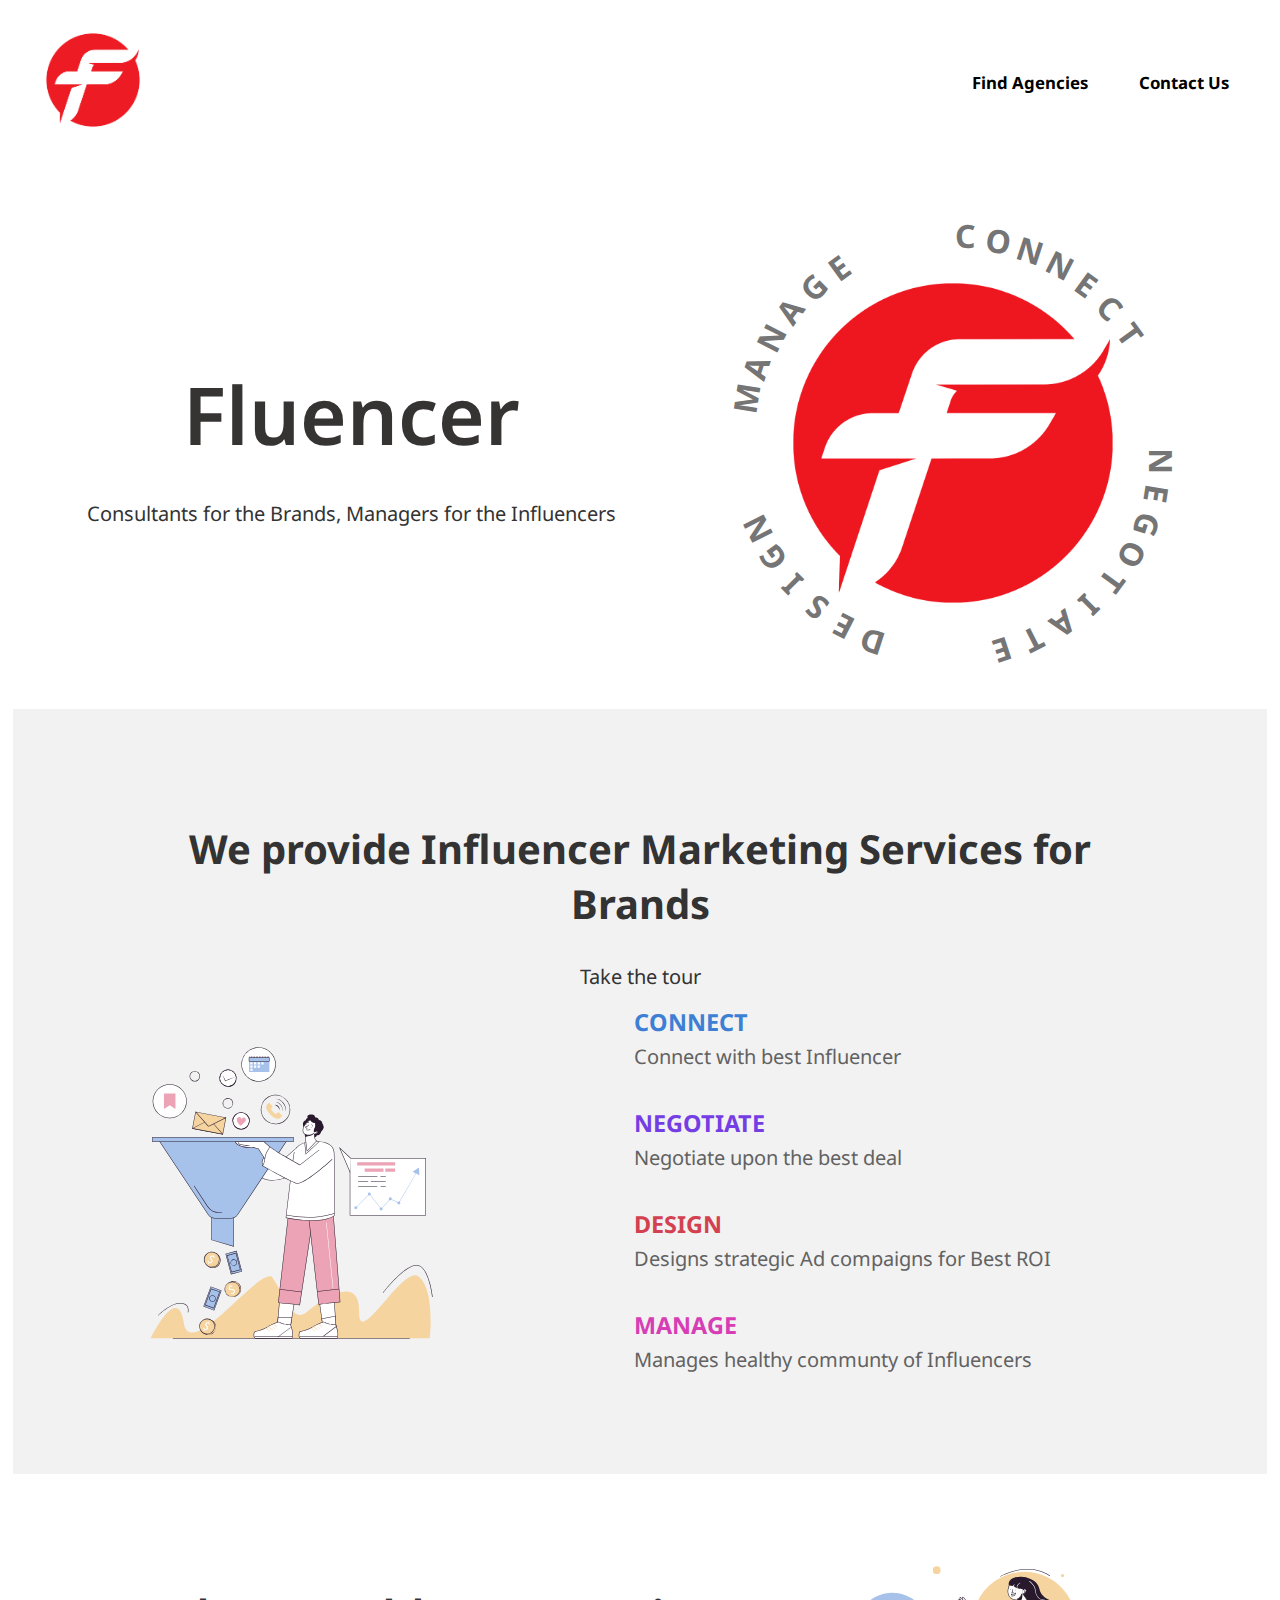
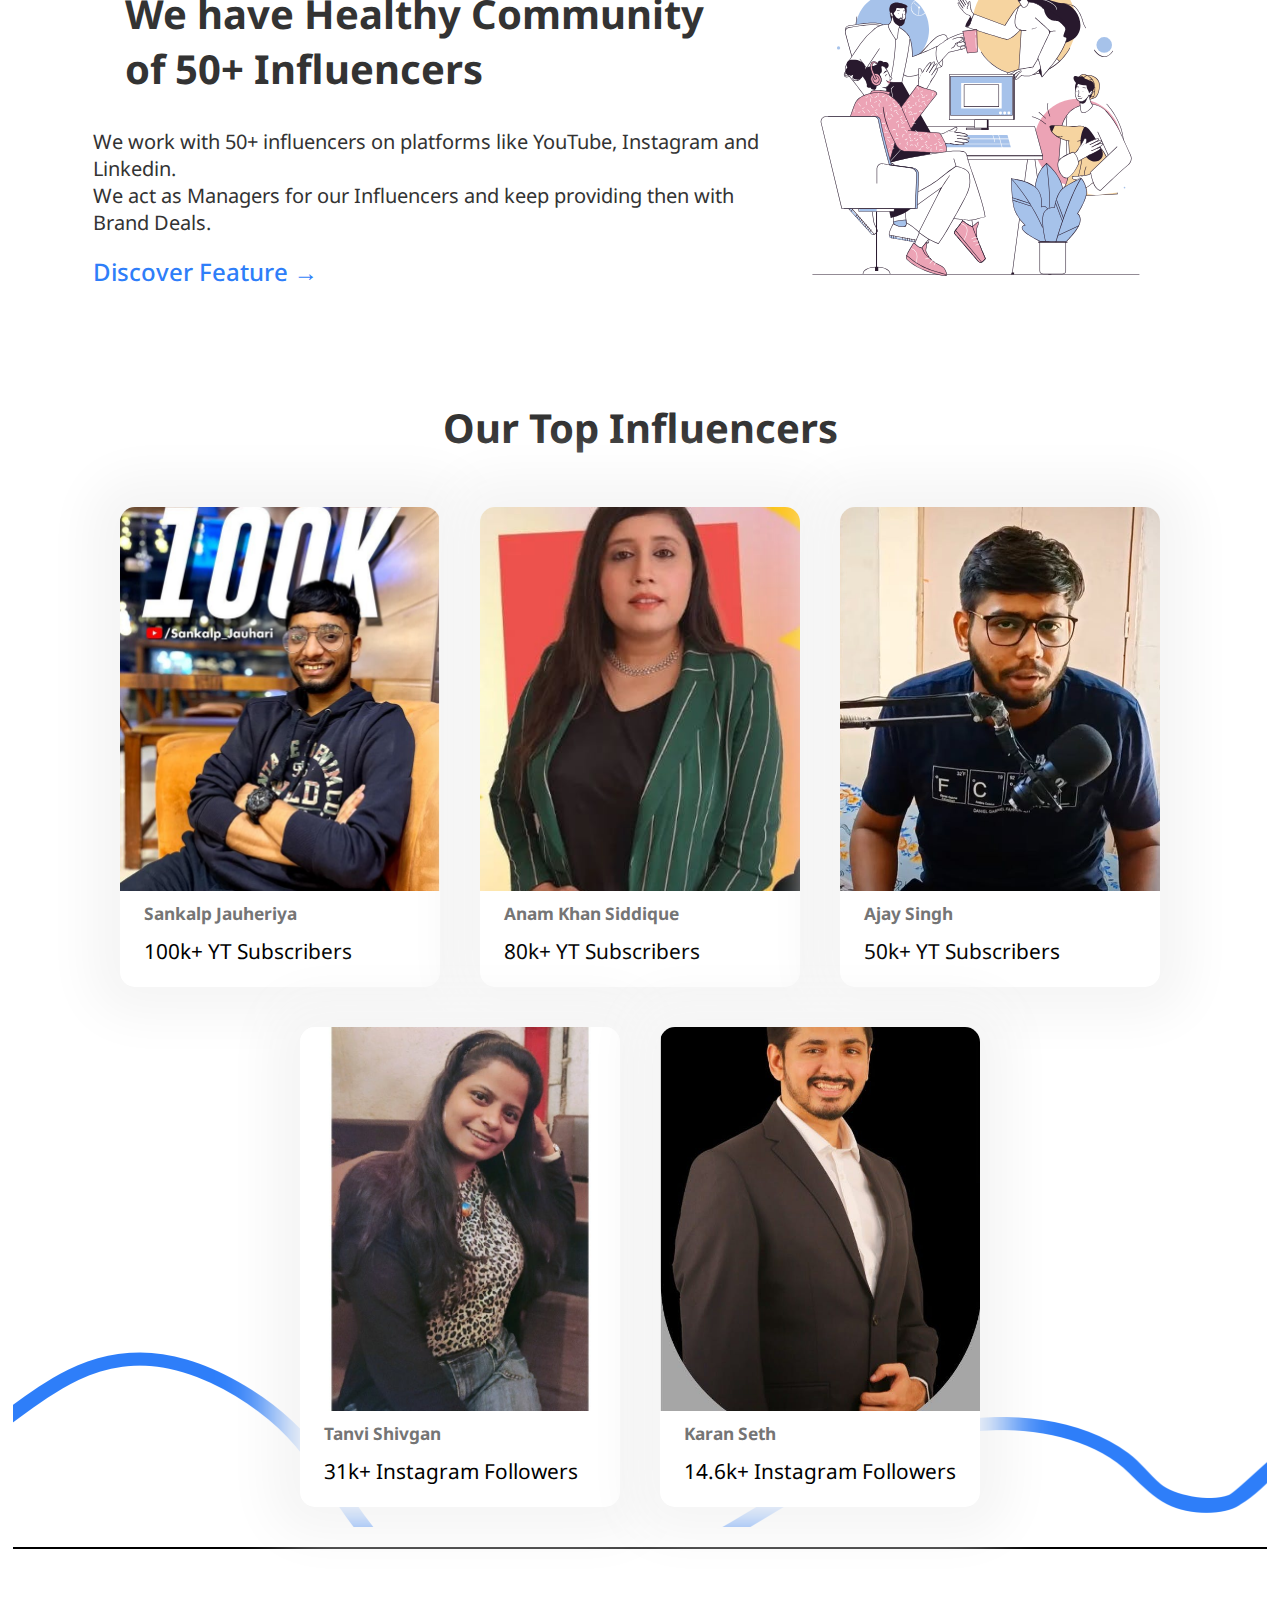
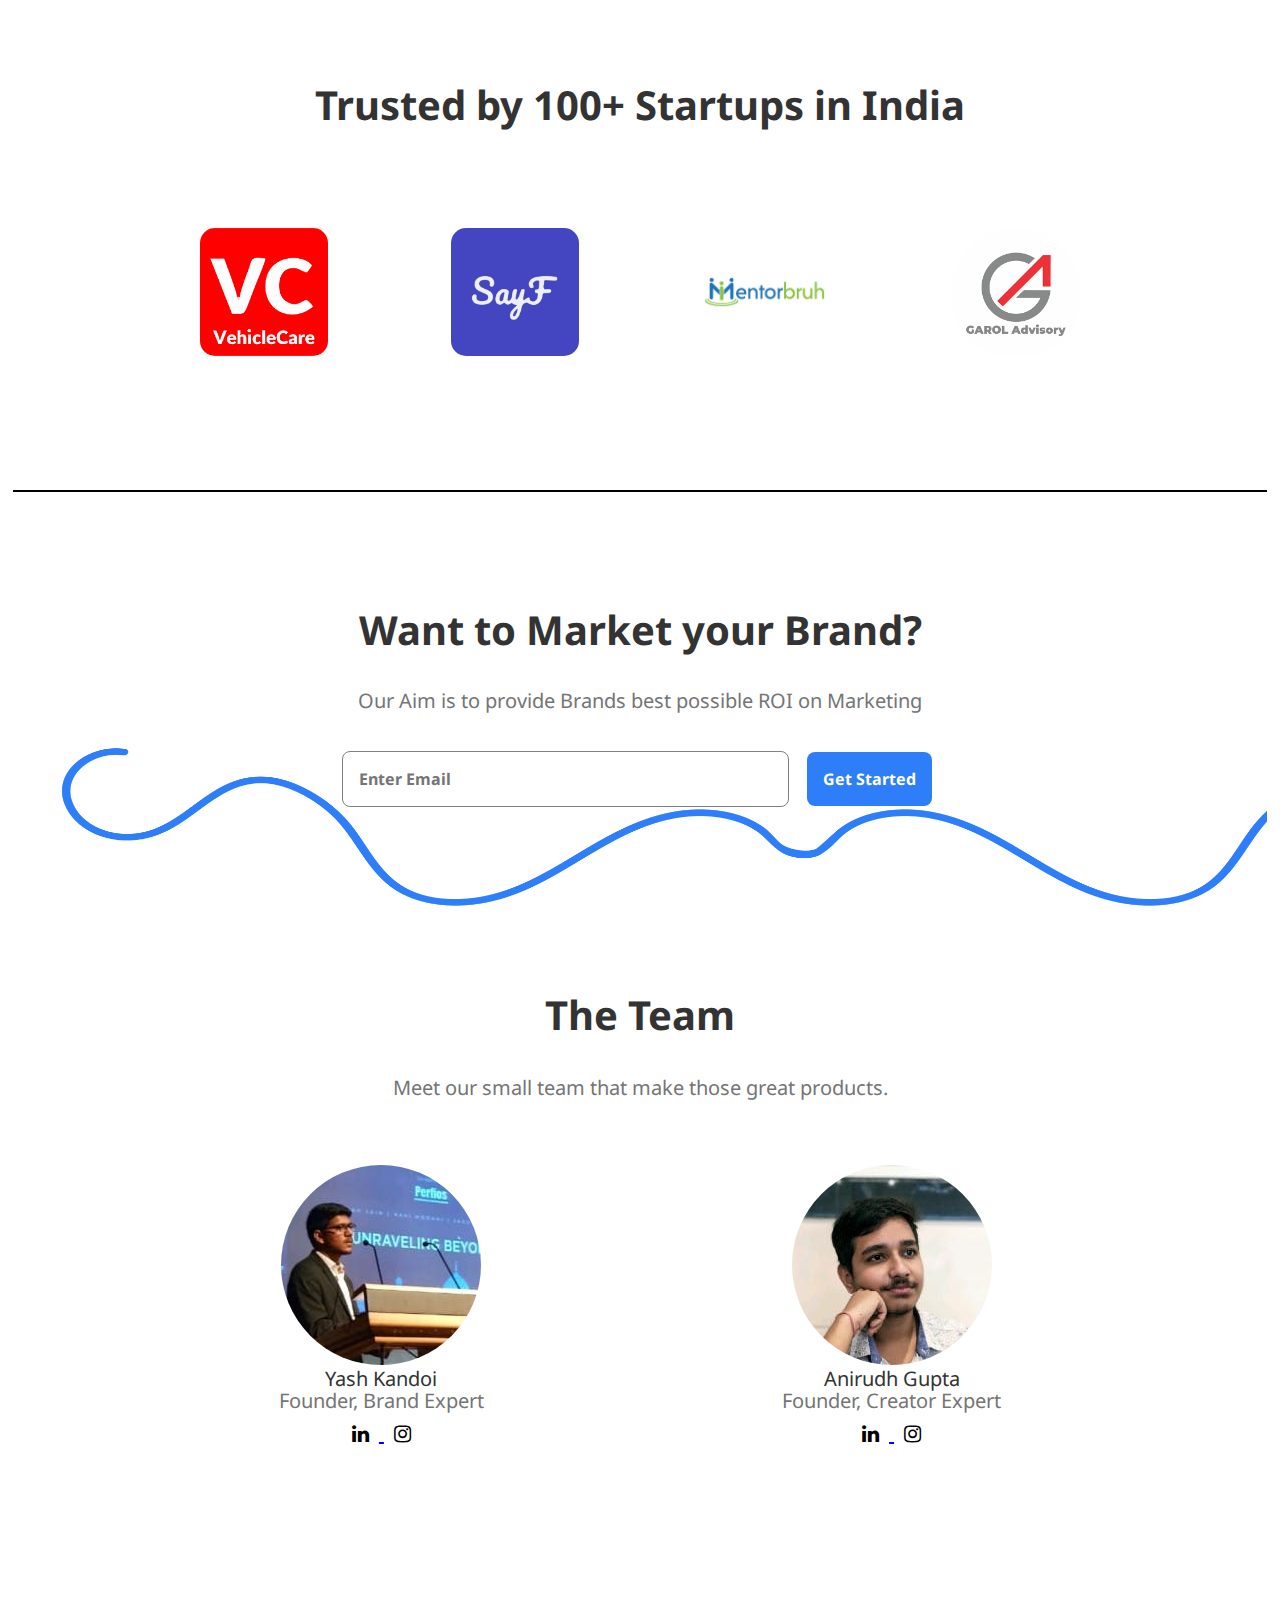
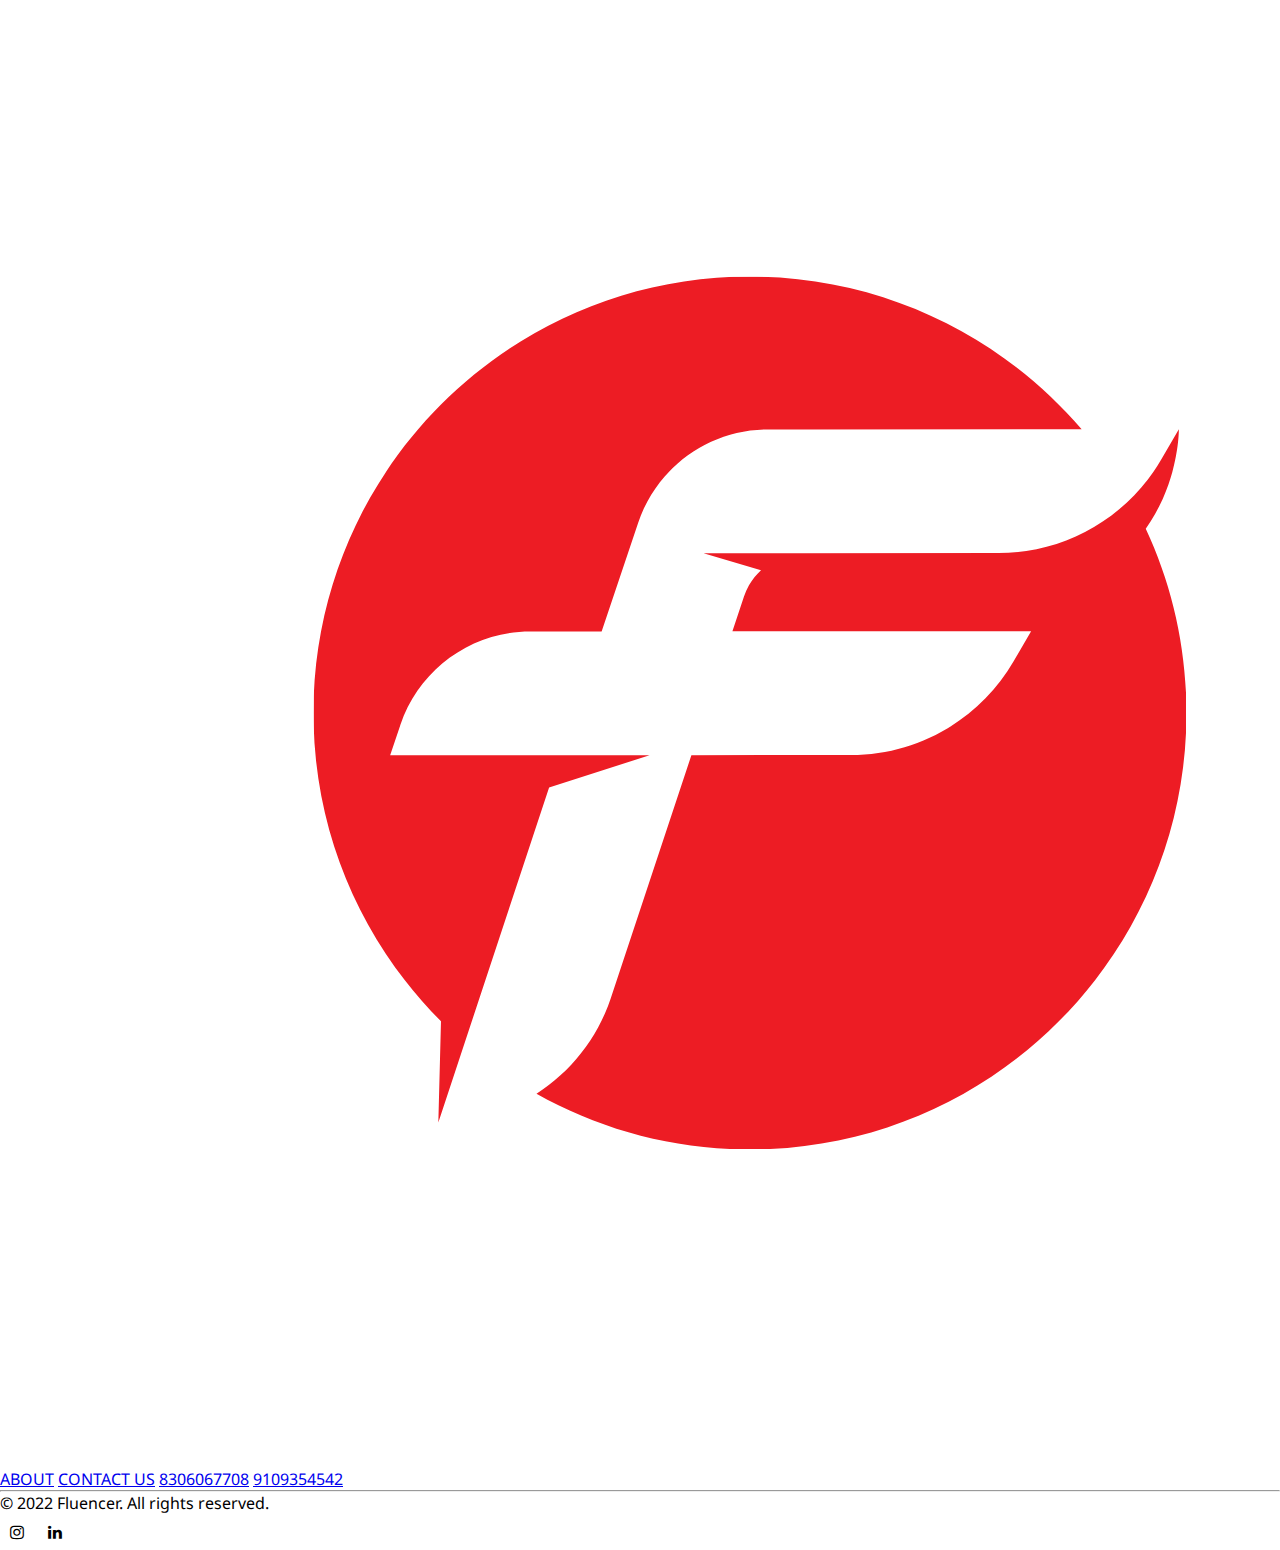
<file: index.html>
<!DOCTYPE html>
<html lang="en">

<head>
    <meta charset="UTF-8">
    <meta http-equiv="X-UA-Compatible" content="IE=edge">
    <meta name="viewport" content="width=device-width, initial-scale=1.0">
    <link rel="preconnect" href="https://fonts.googleapis.com">
    <link rel="preconnect" href="https://fonts.gstatic.com" crossorigin>
    <link
        href="https://fonts.googleapis.com/css2?family=Noto+Sans:ital,wght@0,100;0,200;0,300;0,400;0,500;0,600;0,700;0,800;0,900;1,100&display=swap"
        rel="stylesheet">
    <link rel="stylesheet" href="https://cdnjs.cloudflare.com/ajax/libs/font-awesome/4.7.0/css/font-awesome.min.css">
    <link rel="stylesheet" href="/files/css/styles.css">
    <title>Home - Fluencer</title>
</head>

<body id="body">
    <header>
        <nav>
            <div class="left">
                <img src="/files/img/logo.png" alt="Logo">
            </div>
            <div class="right">
                <a href="/find-agencies.html">Find Agencies</a>
                <a href="#">Contact Us</a>
            </div>
        </nav>
    </header>
    <main>
        <div class="intro">
            <div class="text">
                <h1>Fluencer</h1>
                <h4>Consultants for the Brands, Managers for the Influencers</h4>
            </div>
            <div class="logo">
                <img src="/files/img/logo_cropped.png" alt="Logo">
                <span class="connect">
                    <span class="circle">C</span>
                    <span class="circle">O</span>
                    <span class="circle">N</span>
                    <span class="circle">N</span>
                    <span class="circle">E</span>
                    <span class="circle">C</span>
                    <span class="circle">T</span>
                </span>
                <span class="circle blank"> </span>
                <span class="circle blank"> </span>
                <span class="circle blank"> </span>
                <span class="negotiate">
                    <span class="circle">N</span>
                    <span class="circle">E</span>
                    <span class="circle">G</span>
                    <span class="circle">O</span>
                    <span class="circle">T</span>
                    <span class="circle">I</span>
                    <span class="circle">A</span>
                    <span class="circle">T</span>
                    <span class="circle">E</span>
                </span>
                <span class="circle blank"> </span>
                <span class="circle blank"> </span>
                <span class="circle blank"> </span>
                <span class="design">
                    <span class="circle">D</span>
                    <span class="circle">E</span>
                    <span class="circle">S</span>
                    <span class="circle">I</span>
                    <span class="circle">G</span>
                    <span class="circle">N</span>
                </span>
                <span class="circle blank"> </span>
                <span class="circle blank"> </span>
                <span class="circle blank"> </span>
                <span class="manage">
                    <span class="circle">M</span>
                    <span class="circle">A</span>
                    <span class="circle">N</span>
                    <span class="circle">A</span>
                    <span class="circle">G</span>
                    <span class="circle">E</span>
                </span>
                <span class="circle blank"> </span>
                <span class="circle blank"> </span>
                <span class="circle blank"> </span>
            </div>
        </div>
        <div class="tour">
            <h2>We provide Influencer Marketing Services for Brands</h2>
            <h4>Take the tour</h4>
            <div>
                <img src="/files/img/image2.svg">
                <div class="right">
                    <div class="connect">
                        <h3>CONNECT</h3>
                        <p>Connect with best Influencer</p>
                    </div>
                    <div class="negotiate">
                        <h3>NEGOTIATE</h3>
                        <p>Negotiate upon the best deal</p>
                    </div>
                    <div class="design">
                        <h3>DESIGN</h3>
                        <p>Designs strategic Ad compaigns for Best ROI</p>
                    </div>
                    <div class="manage">
                        <h3>MANAGE</h3>
                        <p>Manages healthy communty of Influencers</p>
                    </div>
                </div>
            </div>
        </div>
        <div class="discover-feature">
            <div class="left">
                <h2>We have Healthy Community of 50+ Influencers</h2>
                <h4>
                    We work with 50+ influencers on platforms like YouTube, Instagram and Linkedin.
                    <br>
                    We act as Managers for our Influencers and keep providing then with Brand Deals.
                </h4>
                <a href="#">Discover Feature &rarr;</a>
            </div>
            <img src="/files/img/discover-feature.svg">
        </div>
        <div class="top-influencers" style="background-image: url(/files/img/background-image.png);">
            <h2>Our Top Influencers</h2>
            <div class="list">
                <div class="influencer">
                    <div class="img-cont">
                        <img src="/files/img/influencer-images/sankalp-jauhariya.jpeg">
                    </div>
                    <h5 class="influencer-name">Sankalp Jauheriya</h5>
                    <p class="influencer-info">100k+ YT Subscribers</p>
                </div>
                <div class="influencer">
                    <div class="img-cont">
                        <img src="/files/img/influencer-images/anam-khan-siddique.jpeg">
                    </div>
                    <h5 class="influencer-name">Anam Khan Siddique</h5>
                    <p class="influencer-info">80k+ YT Subscribers</p>
                </div>
                <div class="influencer">
                    <div class="img-cont">
                        <img src="/files/img/influencer-images/ajay-singh.jpeg">
                    </div>
                    <h5 class="influencer-name">Ajay Singh</h5>
                    <p class="influencer-info">50k+ YT Subscribers</p>
                </div>
                <div class="influencer">
                    <div class="img-cont">
                        <img src="/files/img/influencer-images/tanvi-shivgan.jpeg">
                    </div>
                    <h5 class="influencer-name">Tanvi Shivgan</h5>
                    <p class="influencer-info">31k+ Instagram Followers</p>
                </div>
                <div class="influencer">
                    <div class="img-cont">
                        <img src="/files/img/influencer-images/karan-seth.jpeg">
                    </div>
                    <h5 class="influencer-name">Karan Seth</h5>
                    <p class="influencer-info">14.6k+ Instagram Followers</p>
                </div>
            </div>
        </div>
        <div class="trusted-by">
            <h2>Trusted by 100+ Startups in India</h2>
            <div class="list">
                <div><img src="/files/img/vc-logo.png" alt="VehiceCare" class="brand"></div>
                <div><img src="/files/img/sayF-logo.jpeg" alt="SayF" class="brand"></div>
                <div><img src="/files/img/mentorBruh-logo.bin" alt="MentorBruh" class="brand"></div>
                <div><img src="/files/img/garon-logo.png" alt="Garon Advisory" class="brand"></div>
            </div>
        </div>
        <div class="market-your-brand" style="background-image: url(/files/img/background-image2.png);">
            <h2>Want to Market your Brand?</h2>
            <p>Our Aim is to provide Brands best possible ROI on Marketing</p>
            <form action="#" method="post">
                <input type="email" name="brand-email" id="brand-email" placeholder="Enter Email">
                <button type="submit">Get Started</button>
            </form>
        </div>
        <div class="team">
            <h2>The Team</h2>
            <p>Meet our small team that make those great products.</p>
            <div class="team-members">
                <div class="member">
                    <img src="/files/img/yash-profile.jpeg" alt="">
                    <h4 class="name">Yash Kandoi</h4>
                    <p>Founder, Brand Expert</p>
                    <div class="profile-links">
                        <a target="_blank" href="https://www.linkedin.com/in/yash-kandoi-85b612184">
                            <p class="fa fa-linkedin icon"></p>
                        </a>
                        <a target="_blank" href="https://www.instagram.com/ykandoi_03/">
                            <p class="fa fa-instagram icon"></p>
                        </a>
                    </div>
                </div>
                <div class="member">
                    <img src="/files/img/anirudh-profile.jpeg" alt="Anirudh Gupta">
                    <h4 class="name">Anirudh Gupta</h4>
                    <p>Founder, Creator Expert</p>
                    <div class="profile-links">
                        <a target="_blank" href="https://www.linkedin.com/in/anirudh-gupta-026415227">
                            <p class="fa fa-linkedin icon"></p>
                        </a>
                        <a target="_blank" href="https://www.instagram.com/anirudhgupta1177/">
                            <p class="fa fa-instagram icon"></p>
                        </a>
                    </div>
                </div>
            </div>
        </div>
    </main>
    <footer>
        <div class="footer-1">
            <img src="/files/img/logo.png" alt="Fluencer Logo">
            <div>
                <a href="#">ABOUT</a>
                <a href="#">CONTACT US</a>
                <a href="#">8306067708</a>
                <a href="#">9109354542</a>
            </div>
        </div>
        <hr>
        <div class="footer-2">
            <p>&copy; 2022 Fluencer. All rights reserved.</p>
            <div class="social-links">
                <a target="_blank" href="https://www.instagram.com/fluencer.iitkgp/"><p class="fa fa-instagram icon"></p></a>
                <a target="_blank" href="https://www.linkedin.com/company/fluencer2022/about/?viewAsMember=true"><p class="fa fa-linkedin icon"></p></a>
            </div>
        </div>
    </footer>
    <script>
        function profile_click() {
            var elem = document.getElementById("logout-container");
            var style = window.getComputedStyle(elem);
            var disp = style.getPropertyValue("display");

            if (disp == "none") {
                document.getElementById("logout-container").style.display = "block";
            }
            else if (disp == "block") {
                document.getElementById("logout-container").style.display = "none";
            }
        }
    </script>
    <script src="/files/js/script.js"></script>
</body>

</html>
</file>
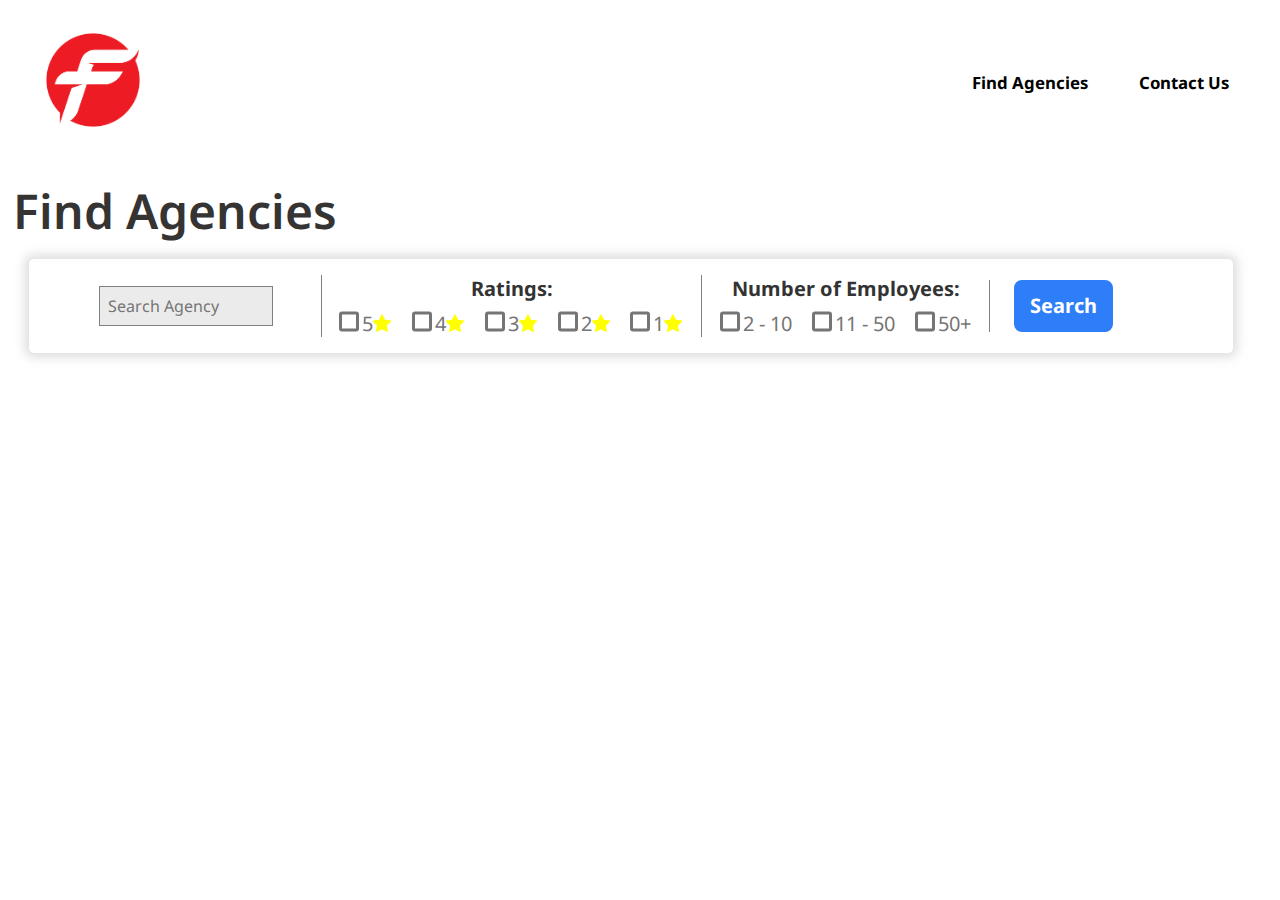
<file: find-agencies.html>
<!DOCTYPE html>
<html lang="en">

<head>
    <meta charset="UTF-8">
    <meta http-equiv="X-UA-Compatible" content="IE=edge">
    <meta name="viewport" content="width=device-width, initial-scale=1.0">
    <link rel="preconnect" href="https://fonts.googleapis.com">
    <link rel="preconnect" href="https://fonts.gstatic.com" crossorigin>
    <link
        href="https://fonts.googleapis.com/css2?family=Noto+Sans:ital,wght@0,100;0,200;0,300;0,400;0,500;0,600;0,700;0,800;0,900;1,100&display=swap"
        rel="stylesheet">
    <link rel="stylesheet" href="https://cdnjs.cloudflare.com/ajax/libs/font-awesome/4.7.0/css/font-awesome.min.css">
    <link rel="stylesheet" href="/files/css/styles.css">
    <title>Find Agecies - Fluencer</title>
</head>

<body>
    <header>
        <nav>
            <div class="left">
                <img src="/files/img/logo.png" alt="Logo">
            </div>
            <div class="right">
                <a href="/find-agencies.html">Find Agencies</a>
                <a href="#">Contact Us</a>
            </div>
        </nav>
    </header>
    <main>
        <h1>Find Agencies</h1>
        <div class="search">
            <div class="input"><input type="text" placeholder="Search Agency"></div>
            <div class="rating">
                <h4>Ratings: </h4>
                <div class="options">
                    <div class="input-container">
                        <input type="checkbox" name="rating" id="rating-5">
                        <label for="rating-5">5<span style="color: yellow;" class="fa fa-star"></span></label>
                    </div>
                    <div class="input-container">
                        <input type="checkbox" name="rating" id="rating-4">
                        <label for="rating-4">4<span style="color: yellow;" class="fa fa-star"></span></label>
                    </div>
                    <div class="input-container">
                        <input type="checkbox" name="rating" id="rating-3">
                        <label for="rating-3">3<span style="color: yellow;" class="fa fa-star"></span></label>
                    </div>
                    <div class="input-container">
                        <input type="checkbox" name="rating" id="rating-2">
                        <label for="rating-2">2<span style="color: yellow;" class="fa fa-star"></span></label>
                    </div>
                    <div class="input-container">
                        <input type="checkbox" name="rating" id="rating-1">
                        <label for="rating-1">1<span style="color: yellow;" class="fa fa-star"></span></label>
                    </div>
                </div>
            </div>
            <div class="no-of-emp">
                <h4>Number of Employees:</h4>
                <div class="options">
                    <div class="container">
                        <input type="checkbox" name="rating" id="no-of-emp-1">
                        <label for="no-of-emp-1">2 - 10</label>
                    </div>
                    <div class="container">
                        <input type="checkbox" name="rating" id="no-of-emp-2">
                        <label for="no-of-emp-2">11 - 50</label>
                    </div>
                    <div class="container">
                        <input type="checkbox" name="rating" id="no-of-emp-3">
                        <label for="no-of-emp-3">50+</label>
                    </div>
                </div>
            </div>
            <div class="button">
                <button>Search</button>
            </div>
        </div>
    </main>
</body>

</html>
</file>
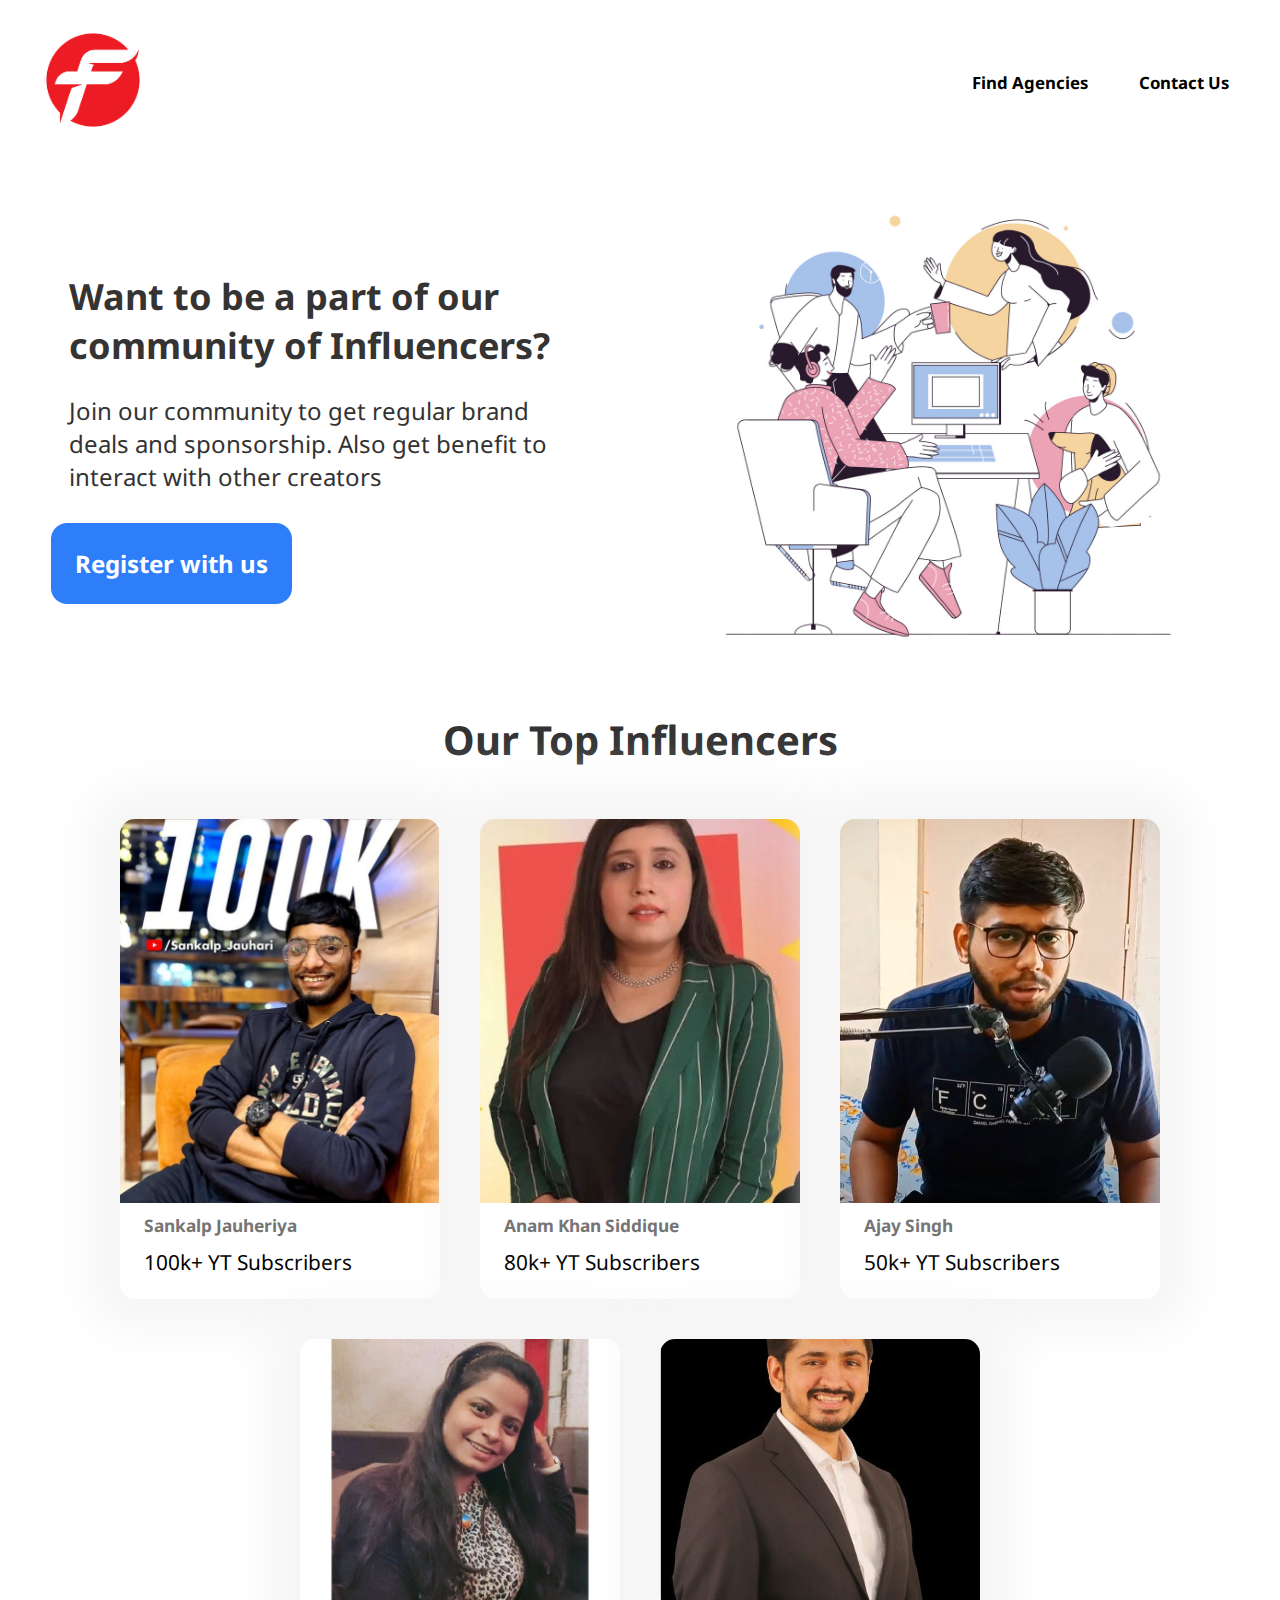
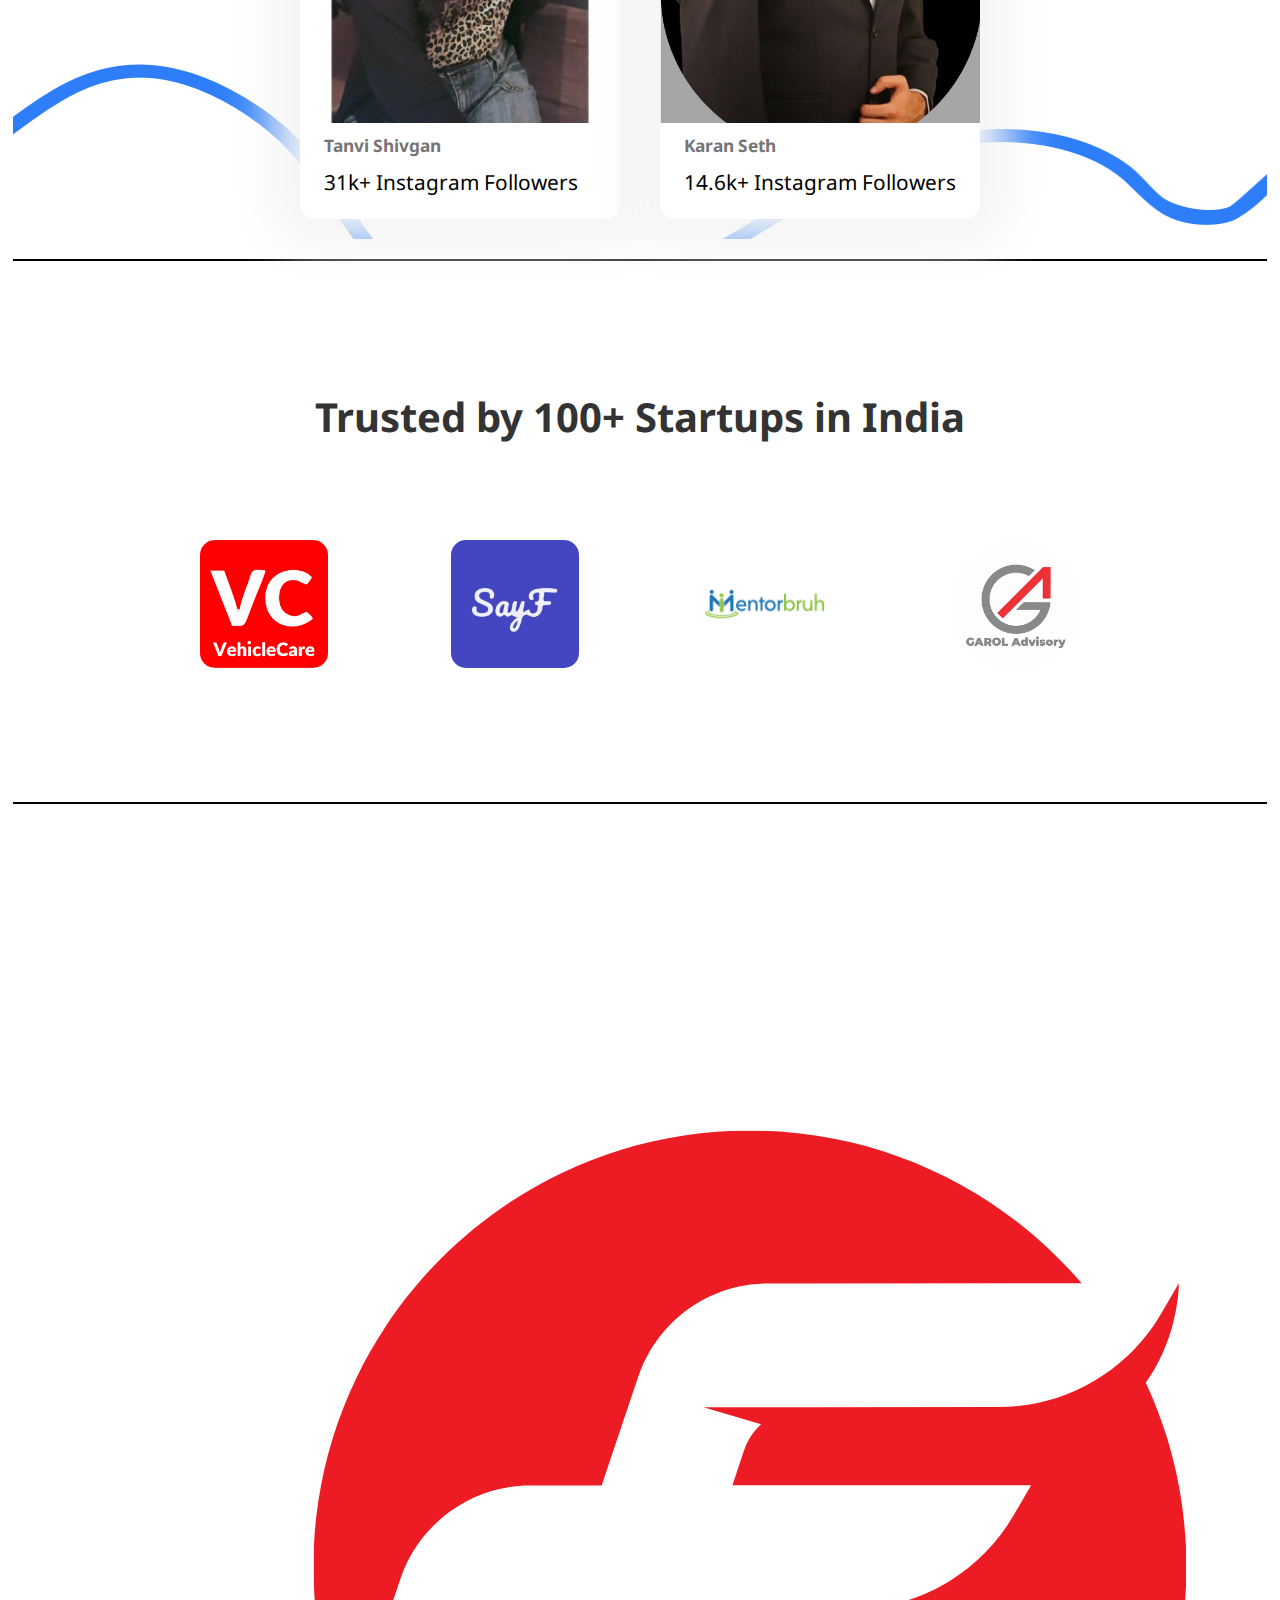
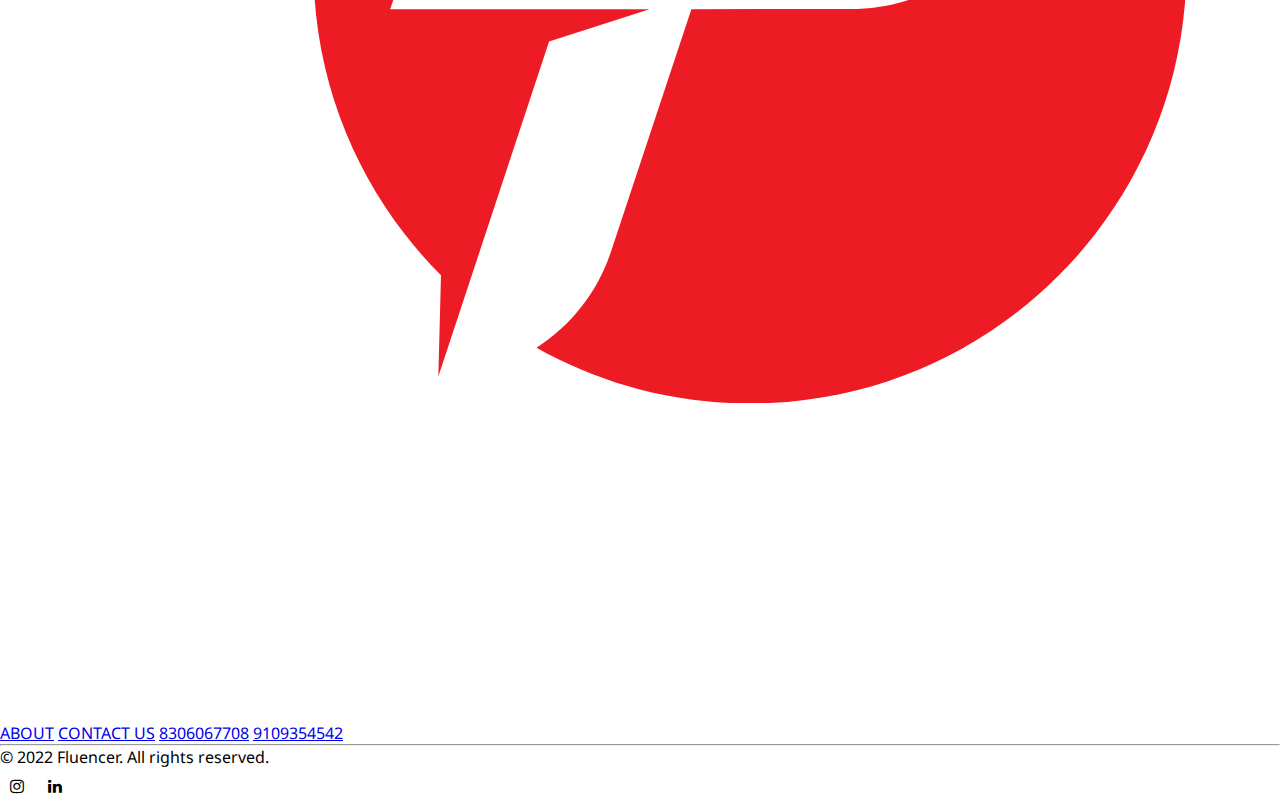
<file: influencers.html>
<!DOCTYPE html>
<html lang="en">

<head>
    <meta charset="UTF-8">
    <meta http-equiv="X-UA-Compatible" content="IE=edge">
    <meta name="viewport" content="width=device-width, initial-scale=1.0">
    <link rel="preconnect" href="https://fonts.googleapis.com">
    <link rel="preconnect" href="https://fonts.gstatic.com" crossorigin>
    <link
        href="https://fonts.googleapis.com/css2?family=Noto+Sans:ital,wght@0,100;0,200;0,300;0,400;0,500;0,600;0,700;0,800;0,900;1,100&display=swap"
        rel="stylesheet">
    <link rel="stylesheet" href="https://cdnjs.cloudflare.com/ajax/libs/font-awesome/4.7.0/css/font-awesome.min.css">
    <link rel="stylesheet" href="/files/css/styles.css">
    <title>Influencer</title>
</head>
<body>
    <header>
        <nav>
            <div class="left">
                <img src="/files/img/logo.png" alt="Logo">
            </div>
            <div class="right">
                <a href="/find-agencies.html">Find Agencies</a>
                <a href="#">Contact Us</a>
            </div>
        </nav>
    </header>
    <main>
        <div class="main">
            <div class="left">
                <h2>Want to be a part of our community of Influencers?</h2>
                <p>Join our community to get regular brand deals and sponsorship. Also get benefit to interact with other creators</p>
                <button>Register with us</button>
            </div>
            <div class="right">
                <img src="files/img/virtual-team-meeting.jpg">
            </div>
        </div>
        <div class="top-influencers" style="background-image: url(/files/img/background-image.png);">
            <h2>Our Top Influencers</h2>
            <div class="list">
                <div class="influencer">
                    <div class="img-cont">
                        <img src="/files/img/influencer-images/sankalp-jauhariya.jpeg">
                    </div>
                    <h5 class="influencer-name">Sankalp Jauheriya</h5>
                    <p class="influencer-info">100k+ YT Subscribers</p>
                </div>
                <div class="influencer">
                    <div class="img-cont">
                        <img src="/files/img/influencer-images/anam-khan-siddique.jpeg">
                    </div>
                    <h5 class="influencer-name">Anam Khan Siddique</h5>
                    <p class="influencer-info">80k+ YT Subscribers</p>
                </div>
                <div class="influencer">
                    <div class="img-cont">
                        <img src="/files/img/influencer-images/ajay-singh.jpeg">
                    </div>
                    <h5 class="influencer-name">Ajay Singh</h5>
                    <p class="influencer-info">50k+ YT Subscribers</p>
                </div>
                <div class="influencer">
                    <div class="img-cont">
                        <img src="/files/img/influencer-images/tanvi-shivgan.jpeg">
                    </div>
                    <h5 class="influencer-name">Tanvi Shivgan</h5>
                    <p class="influencer-info">31k+ Instagram Followers</p>
                </div>
                <div class="influencer">
                    <div class="img-cont">
                        <img src="/files/img/influencer-images/karan-seth.jpeg">
                    </div>
                    <h5 class="influencer-name">Karan Seth</h5>
                    <p class="influencer-info">14.6k+ Instagram Followers</p>
                </div>
            </div>
        </div>
        <div class="trusted-by">
            <h2>Trusted by 100+ Startups in India</h2>
            <div class="list">
                <div><img src="/files/img/vc-logo.png" alt="VehiceCare" class="brand"></div>
                <div><img src="/files/img/sayF-logo.jpeg" alt="SayF" class="brand"></div>
                <div><img src="/files/img/mentorBruh-logo.bin" alt="MentorBruh" class="brand"></div>
                <div><img src="/files/img/garon-logo.png" alt="Garon Advisory" class="brand"></div>
            </div>
        </div>
    </main>
    <footer>
        <div class="footer-1">
            <img src="/files/img/logo.png" alt="Fluencer Logo">
            <div>
                <a href="#">ABOUT</a>
                <a href="#">CONTACT US</a>
                <a href="#">8306067708</a>
                <a href="#">9109354542</a>
            </div>
        </div>
        <hr>
        <div class="footer-2">
            <p>&copy; 2022 Fluencer. All rights reserved.</p>
            <div class="social-links">
                <a target="_blank" href="https://www.instagram.com/fluencer.iitkgp/"><p class="fa fa-instagram icon"></p></a>
                <a target="_blank" href="https://www.linkedin.com/company/fluencer2022/about/?viewAsMember=true"><p class="fa fa-linkedin icon"></p></a>
            </div>
        </div>
    </footer>
</body>
</html>
</file>
<file: files/css/styles.css>
@keyframes hover-tour {
    from {
        box-shadow: none;
        background: #F2F2F2;
        border-left: 4px solid #F2F2F2;
    }

    to {
        box-shadow: 3px 3px 15px 0 rgb(186 186 186 / 15%);
        background: #f8f8f8;
        border-left: 4px solid #e5e5e5;
    }
}

* {
    margin: 0;
    padding: 0;
    font-family: 'Noto Sans', 'sans-serif';
}

body {
    overflow-x: hidden;
}

main div.intro {
    text-align: left;
}

main div.logo {
    width: 20rem;
    height: 20rem;
    display: flex;
    align-items: center;
    justify-content: center;
    margin: 5rem;
}

main div.intro div.logo img {
    position: absolute;
    width: 20rem;
}

main div.intro div.text {
    display: flex;
    flex-direction: column;
    justify-content: center;
    align-items: center;
}

main div.intro div.text h1 {
    font-size: 5rem;
}

main div.intro div.logo span.intro-inner {
    display: flex;
    justify-content: center;
    align-items: center;
}

main div.intro div.logo {
    /* text-align: center; */
    letter-spacing: 3px;
    font-size: 2rem;
}

main div.intro div.logo span.intro-inner h3.negotiate {
    transform: rotate(-90deg);
}

main div.intro div.logo span.intro-inner h3.design {
    transform: rotate(90deg);
}

main button {
    border: none;
    background-color: #2e7ef9;
    color: white;
    cursor: pointer;
}

main div.tour div.right {
    text-align: left;
    margin: auto;
    padding: auto;
    color: #626262;
}

main div.tour div.connect h3 {
    color: #3C7FD4;
}

main div.tour div.negotiate h3 {
    color: #743ee4;
}

main div.tour div.design h3 {
    color: #d34151;
}

main div.tour div.manage h3 {
    color: #d73db5;
}

div {
    box-sizing: border-box;
}

body {
    width: 100vw;
}

header {
    width: 100vw;
    text-align: center;
}

header * {
    font-size: 1.05rem;
}

header,
h1 {
    font-weight: 600;
}

header nav div.left img {
    width: 10rem;
}

header nav div.right a {
    color: black;
    text-decoration: none;
    font-weight: bold;
    margin: auto 2vw;
}

header div button.login-button {
    padding: 1vw;
    color: white;
    background-color: #1a73e8;
    border: none;
    font-weight: bold;
    cursor: pointer;
    border-radius: 4px;
}

header div.right button.login-button:hover {
    box-shadow: 0 1px 3px 1px rgb(66 64 67 / 15%), 0 1px 2px 0 rgb(60 64 67 / 30%);
}

header div img.profile-pic {
    border-radius: 50%;
    width: 40px;
    margin-left: 10px;
    margin-left: 10px;
    cursor: pointer;
}

header nav div.right div.logout-container {
    display: none;
}

header nav div.right div.logout-container button.logout {
    /* display: none; */
    position: absolute;
    background-color: blue;
    color: white;
    border: none;
    font-weight: bold;
    padding: 0px 15px;
    line-height: 250%;
    transform: translateX(-55px) translateY(55px);
}

header nav div.right div.logout-container button.logout:hover {
    background-color: red;
}

header nav {
    display: flex;
    justify-content: space-between;
    padding: 0 1vw;
}

header nav div.right {
    margin: auto 1vw;
    padding: auto 1vw;
}

header nav div.right {
    display: flex;
}

main {
    font-size: 1.25rem;
    color: #757575;
    padding: 1vw;
}

main form * {
    margin: 0.5vw;
    padding: 2.5%;
    border-radius: 0.5rem;
    font-size: 1rem;
    font-weight: bold;
}

main input {
    margin-left: 0;
    width: 60%;
    border: solid grey 0.5px;
}

main div.intro form button {
    border: none;
    background-color: #2e7ef9;
    color: white;
    cursor: pointer;
}

div.intro {
    display: flex;
    justify-content: space-around;
    padding: 2vw;
    overflow: hidden;
    width: 100%;
    box-sizing: border-box;
}

div.intro div.text>* {
    margin: 1rem auto;
}

main h4 {
    font-weight: 400;
    font-size: 1.25rem;
    color: #333333;
}

main h1 {
    color: #363333;
    font-size: 3rem;
}

main h2 {
    color: #333333;
    margin: 2rem;
    font-size: 2.5rem;
}

main div.tour {
    padding: 5rem;
    background-color: #F2F2F2;
    text-align: center;
}

main div.tour>div {
    display: flex;
    align-items: center;
}

main div.tour div.right {
    text-align: left;
    margin: auto;
    padding: auto;
    color: #626262;
}

main div.tour div.right>div {
    cursor: pointer;
    padding: 1rem;
    border-left: 4px solid #F2F2F2;
}

main div.tour div.right p {
    margin: 5px 0;
}

main div.tour div.right div:hover {
    animation: hover-tour 0.1s linear;
    background: #f8f8f8;
    box-shadow: 3px 3px 15px 0 rgb(186 186 186 / 15%);
    border-left: 4px solid #e5e5e5;
}

main div.discover-feature {
    display: flex;
    padding: 5rem;
    align-items: center;
    justify-content: space-evenly;
}

main div.discover-feature div.left h4 {
    margin: 1.2rem 0;
}

main div.discover-feature img {
    width: 40rem;
}

main div.discover-feature div.left a {
    text-decoration: none;
    font-size: 1.5rem;
    color: #2e7ef9;
    font-weight: 500;
}

main div.top-influencers {
    text-align: center;
    margin-bottom: 20px;
}

main div.top-influencers div.list {
    display: flex;
    flex-wrap: wrap;
    justify-content: center;
}

main div.top-influencers div.img-cont {
    width: 100%;
    height: 80%;
}

main div.top-influencers div.list h5,
main div.top-influencers div.list p {
    margin: 0 1.5rem;
    margin-top: 0.7rem;
}

main div.top-influencers div.list p {
    color: black;
}

main div.top-influencers div.list div.influencer {
    margin: 20px;
    border-radius: 15px;
    box-shadow: 0px 0px 50px 30px whitesmoke;
    text-align: left;
    width: 20rem;
    height: 30rem;
    background-color: white;
    font-size: 1.3rem;
    /* flex-grow: 2 */
}

main div.top-influencers div.list div.influencer img {
    width: 100%;
    height: 100%;
    border-radius: 15px 15px 0 0;
    object-fit: cover;
}

main div.trusted-by {
    padding: 6rem;
    text-align: center;
    border-top: 2px solid black;
    border-bottom: 2px solid black;
}

main div.trusted-by h2 {
    margin-bottom: 4rem;
}

main div.trusted-by div.list {
    display: flex;
    flex-wrap: wrap;
    justify-content: space-evenly;
}

main div.trusted-by div.list img {
    margin: 2rem;

}

main div.trusted-by img.brand {
    width: 8rem;
    height: 8rem;
    border-radius: 15px;
}

main div.market-your-brand {
    text-align: center;
    padding: 5rem;
    background-size: cover;
    background-repeat: no-repeat;
}

main div.market-your-brand>* {
    margin: 30px;
}

main div.market-your-brand form>* {
    padding: 1rem;
}

main div.market-your-brand form input {
    width: 40%;
}

main div.team {
    text-align: center;
    margin: 4rem 0;
}

main div.team div.team-members {
    display: flex;
    flex-wrap: wrap;
    justify-content: space-evenly;
}

main div.team-members div.member {
    margin: 2rem;
}

main div.team-members div.member h4.name {
    line-height: 1rem;
}

main div.team-members div.member img {
    border-radius: 50%;
}

main div.team>* {
    margin: 2rem 0;
}

p.icon {
    color: black;
    margin: 10px;
}

main div.search {
    display: flex;
    margin: 1rem;
    padding: 1rem;
    width: 96%;
    box-shadow: 0 0 10px 5px rgb(196 196 196 / 50%);
    border-radius: 5px;
    align-items: center;
}

main div.search div.input {
    border: none;
}

main div.search div.input input {
    padding: 0.5rem;
    font-size: 1rem;
    background-color: rgb(235, 235, 235);
}

main div.search div.input input:focus {
    outline: none;
    border: 1px solid black;
}

main div.search > div {
    margin: 0;
    display: flex;
    flex-direction: column;
    justify-content: center;
    align-items: center;
    padding: 0 0.5rem;
    height: min-content;
    white-space: nowrap;
}

main div.search>* {
    border-left: 1px solid grey;
    margin-left: 5px;
}

main div.search div div.options {
    display: flex;
    flex-direction: row;
}

main div.search div input {
    margin-left: 0.6rem;
    margin-right: 0.2rem;
}

main div.search div.options label {
    margin-right: 10px;
}

main div.search div.button button {
    margin: 0 1rem;
    padding: 0.8rem 1rem;
    border-radius: 0.5rem;
    font-weight: bold;
    font-size: 100%;
}

main div.search h4 {
    font-weight: bold;
}

input[type="checkbox"] {
    appearance: none;
    background-color: #fff;
    margin: 0;
    font: inherit;
    color: currentColor;
    width: 1em;
    height: 1em;
    border: 0.15em solid currentColor;
    border-radius: 0.15em;
    transform: translateY(-0.075em);
    display: grid;
    place-content: center;
}

input[type="checkbox"]::before {
    content: "";
    width: 0.5em;
    height: 0.5em;
    transform: scale(0);
    transition: 120ms transform ease-in-out;
    box-shadow: inset 1em 1em var(--form-control-color);
    background-color: black;
}

input[type="checkbox"]:checked::before {
    transform: scale(1);
}

div.options > * {
    display: flex;
    flex-direction: row;
    justify-content: center;
    align-items: center;
}

div.options {
    margin-top: 0.5rem;
}

span.circle {
    text-align: center;
    position: absolute;
    height: 14.5rem;
    margin: auto;
    align-self: center;
    transform-origin: 0 100%;
    width: 2rem;
    translate: -0.1rem -14.3rem;
    font-weight: bold;
}

span.connect:hover, span.manage:hover, span.negotiate:hover, span.design:hover {
    transition: transform 0.1s, color 0.1s;
    transform: scale(1.1);
}

span.connect:hover {
    color: blue;
}

span.negotiate:hover {
    color: orange;
}

span.manage:hover {
    color: red;
}

span.design:hover {
    color: green;
}

span.blank {
    display: none;
}

main div.main {
    display: flex;
    justify-content: space-evenly;
    align-items: center;
}

main div.main > * {
    margin: 2rem;
}

main div.main div.right img {
    width: 45vw;
}

main div.main div.left > * {
    margin: 1.5rem;
}

main div.main div.left h2 {
    font-size: 2.25rem;
    color: #363333;
}

main div.main div.left p {
    font-size: 1.5rem;
    color: #333333;
}

main div.main div.left button {
    padding: 1.5rem !important;
    margin: 0.5vw;
    padding: 2.5%;
    border-radius: 1rem;
    font-size: 1.5rem;
    font-weight: bold;
}

@media screen and (max-width: 992px) {
    header * {
        font-size: 1rem;
    }

    main h1 {
        font-size: 3rem;
        text-align: center;
    }

    header nav div.left img {
        width: 20vw;
    }

    div.intro {
        flex-wrap: wrap;
        text-align: center;
    }

    div.intro img {
        width: 30rem;
    }

    main h4 {
        font-size: 1.25rem;
        text-align: center;
    }

    main div.intro input,
    main div.intro button {
        text-align: center;
        box-sizing: border-box;
    }

    main div.intro input {
        width: 60%;
        min-width: 200px;
    }

    main div.intro button {
        width: 36%;
        min-width: 200px;
    }

    main div.intro form {
        width: 100%;
        padding-right: 0;
        display: inline-block;
        display: flex;
        /* flex-wrap: wrap; */
    }

    main div.intro form * {
        padding: 1rem;
    }

    main div.tour img {
        width: 30rem;
    }

    main div.discover-feature {
        flex-direction: column;
        align-items: center;
        margin-bottom: 2rem;
    }

    main div.discover-feature div.left {
        text-align: center;
    }

    main div.discover-feature div.left h2 {
        text-align: center;
    }

    main div.discover-feature div.left h4 {
        line-height: 2;
    }

    main div.top-influencers div.list h5 {
        font-size: 1rem;
    }
}

@media screen and (max-width: 768px) {
    main div.tour>div {
        flex-direction: column;
    }

    main div.tour img {
        margin-top: 20px;
        margin-bottom: 20px;
    }

    main div.tour div * {
        text-align: center;
    }

    main div.tour {
        padding: 2rem;
    }

    main div.discover-feature img {
        width: 34rem;
    }

    main div.market-your-brand {
        padding: 2rem;
    }

    main div.market-your-brand form {
        flex-direction: column;
    }

    main div.market-your-brand form input {
        width: 90%;
    }

    main div.market-your-brand form button {
        width: 60%;
    }
}

@media screen and (max-width: 542px) {
    main div.intro form {
        flex-direction: column;
        align-items: center;
        justify-content: center;
    }

    main div.intro form {
        flex-wrap: wrap;
    }

    main div.intro form * {
        width: 80%;
    }

    main div.intro img {
        width: 90%;
    }

    header nav div.right {
        display: none;
    }

    main div.tour img {
        width: 100%;
    }

    main div.tour div div.connect p {
        font-size: 1.1rem;
    }

    main div.discover-feature {
        padding: 1rem;
    }

    main div.discover-feature img {
        margin-top: 2rem;
        width: 90vw;
    }

    main div.discover-feature div.left a {
        font-size: 1.25rem;
    }

    main div.market-your-brand {
        padding: 1rem;
    }
}
</file>
